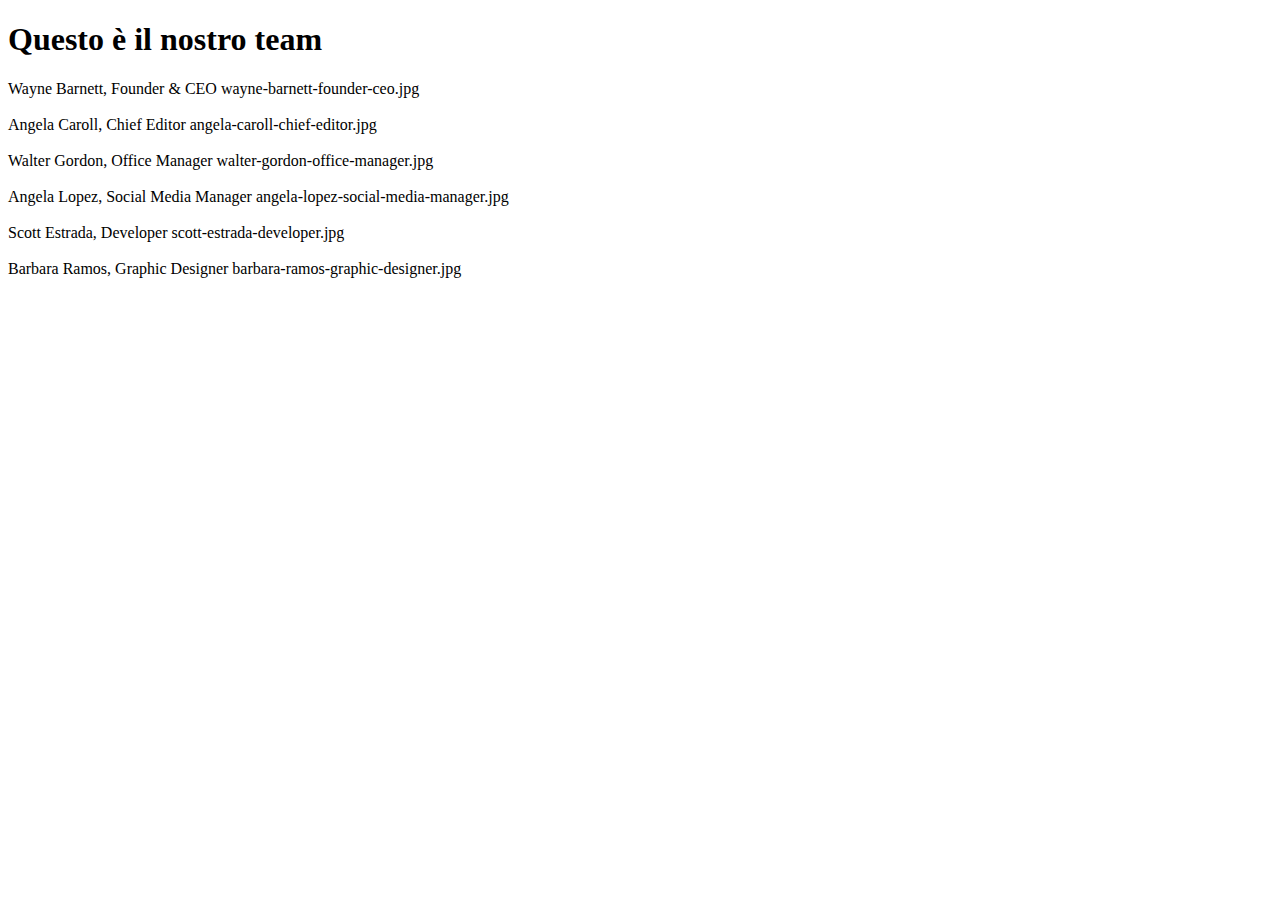
<file: index.html>
<!DOCTYPE html>
<html lang="en">
    <head>
        <meta charset="UTF-8">
        <meta name="viewport" content="width=device-width, initial-scale=1.0">
        <title>Our Team</title>
    </head>
    <body>
        <h1>Questo è il nostro team</h1>
        <div>
            <p id="member-list"></p>
        </div>
        <script src="./js/script.js"></script>
    </body>
</html>
</file>
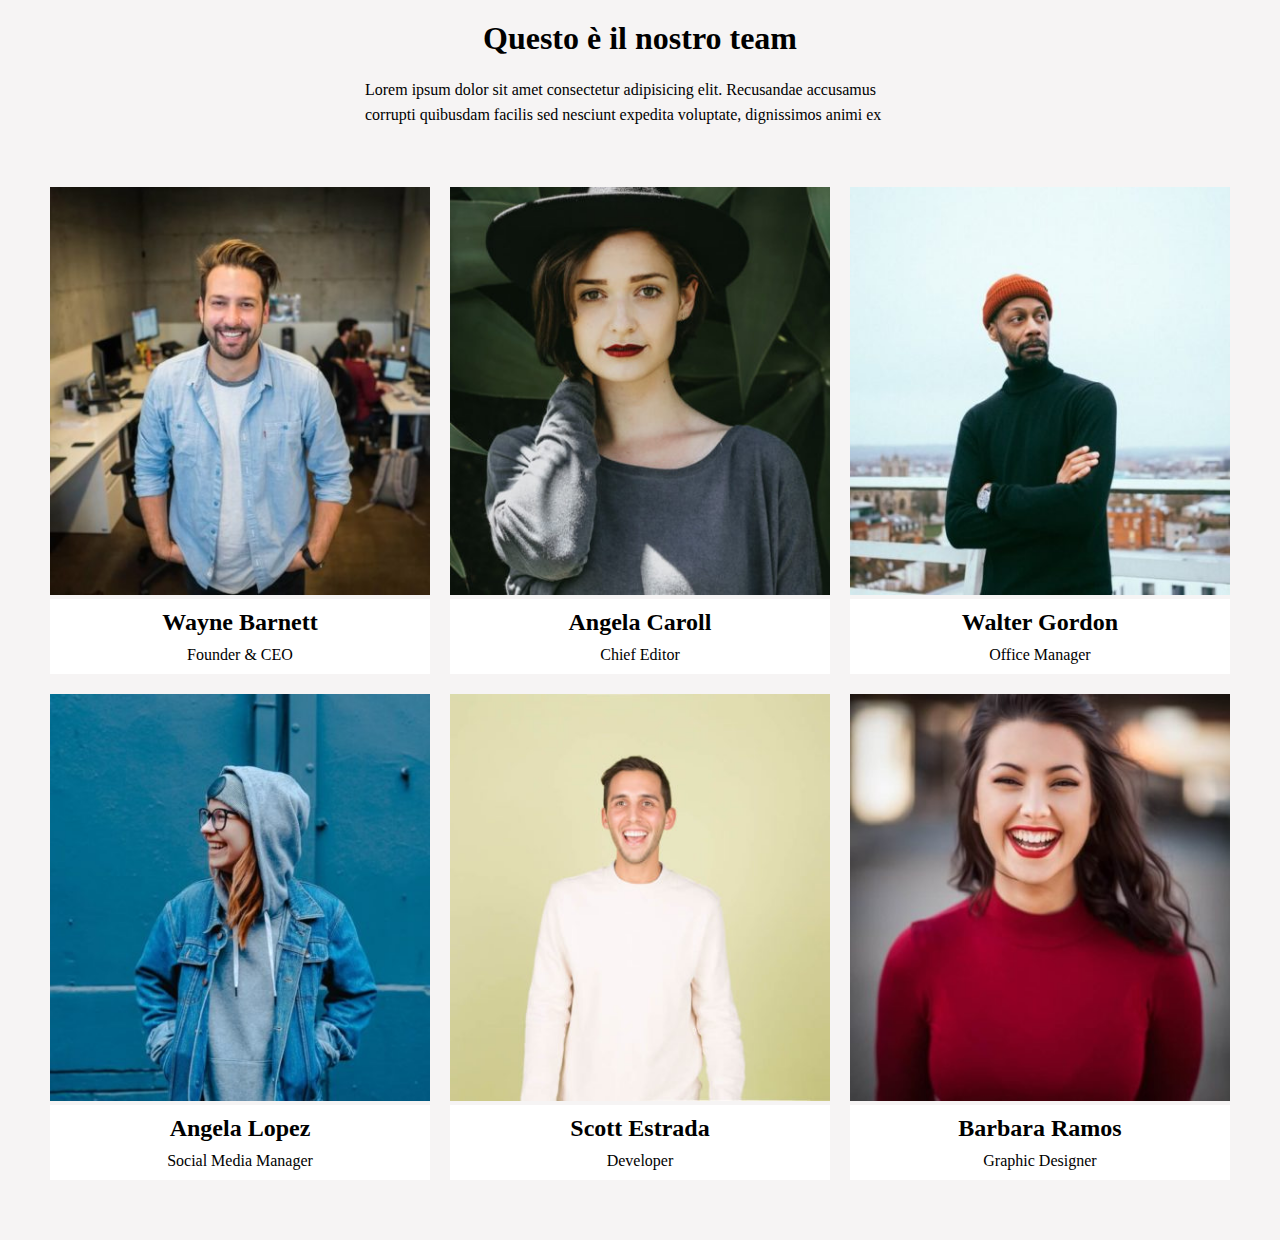
<file: bonus/index.html>
<!DOCTYPE html>
<html lang="en">
    <head>
        <meta charset="UTF-8">
        <meta name="viewport" content="width=device-width, initial-scale=1.0">
        <link rel="stylesheet" href="./css/style.css">
        <title>Our Team</title>
    </head>
    <body>
        <div class="flex-align">
            <h1>Questo è il nostro team</h1>
            <p class="max-w">Lorem ipsum dolor sit amet consectetur adipisicing elit.
                Recusandae accusamus corrupti quibusdam facilis sed nesciunt
                expedita voluptate, dignissimos animi ex
            </p>
        </div>
        <div>
            <p id="member-list"></p>
        </div>
        <script src="./js/script.js"></script>
    </body>
</html>
</file>
<file: bonus/css/style.css>
* {
    margin: 0;
    padding: 0;
    box-sizing: border-box;
}

body {
    background-color: rgba(152 130 130 / 9%);
}

.flex-align {
    display: flex;
    flex-direction: column;
    align-items: center;
}

#member-list {
    max-width: 1200px;
    margin: 50px auto;
    display: flex;
    flex-wrap: wrap;
}

.card {
    width: calc(100% / 3 - 20px);
    margin: 10px;
}

.card img {
    max-width: 100%;
}

.card-body {
    min-height: 75px;
    display: flex;
    flex-direction: column;
    align-items: center;
    background-color: white;
}

h1 {
    margin: 20px 0;
}

h2 {
    margin: 10px 0;
}

.max-w {
    max-width: 550px;
    line-height: 25px;
}
</file>
